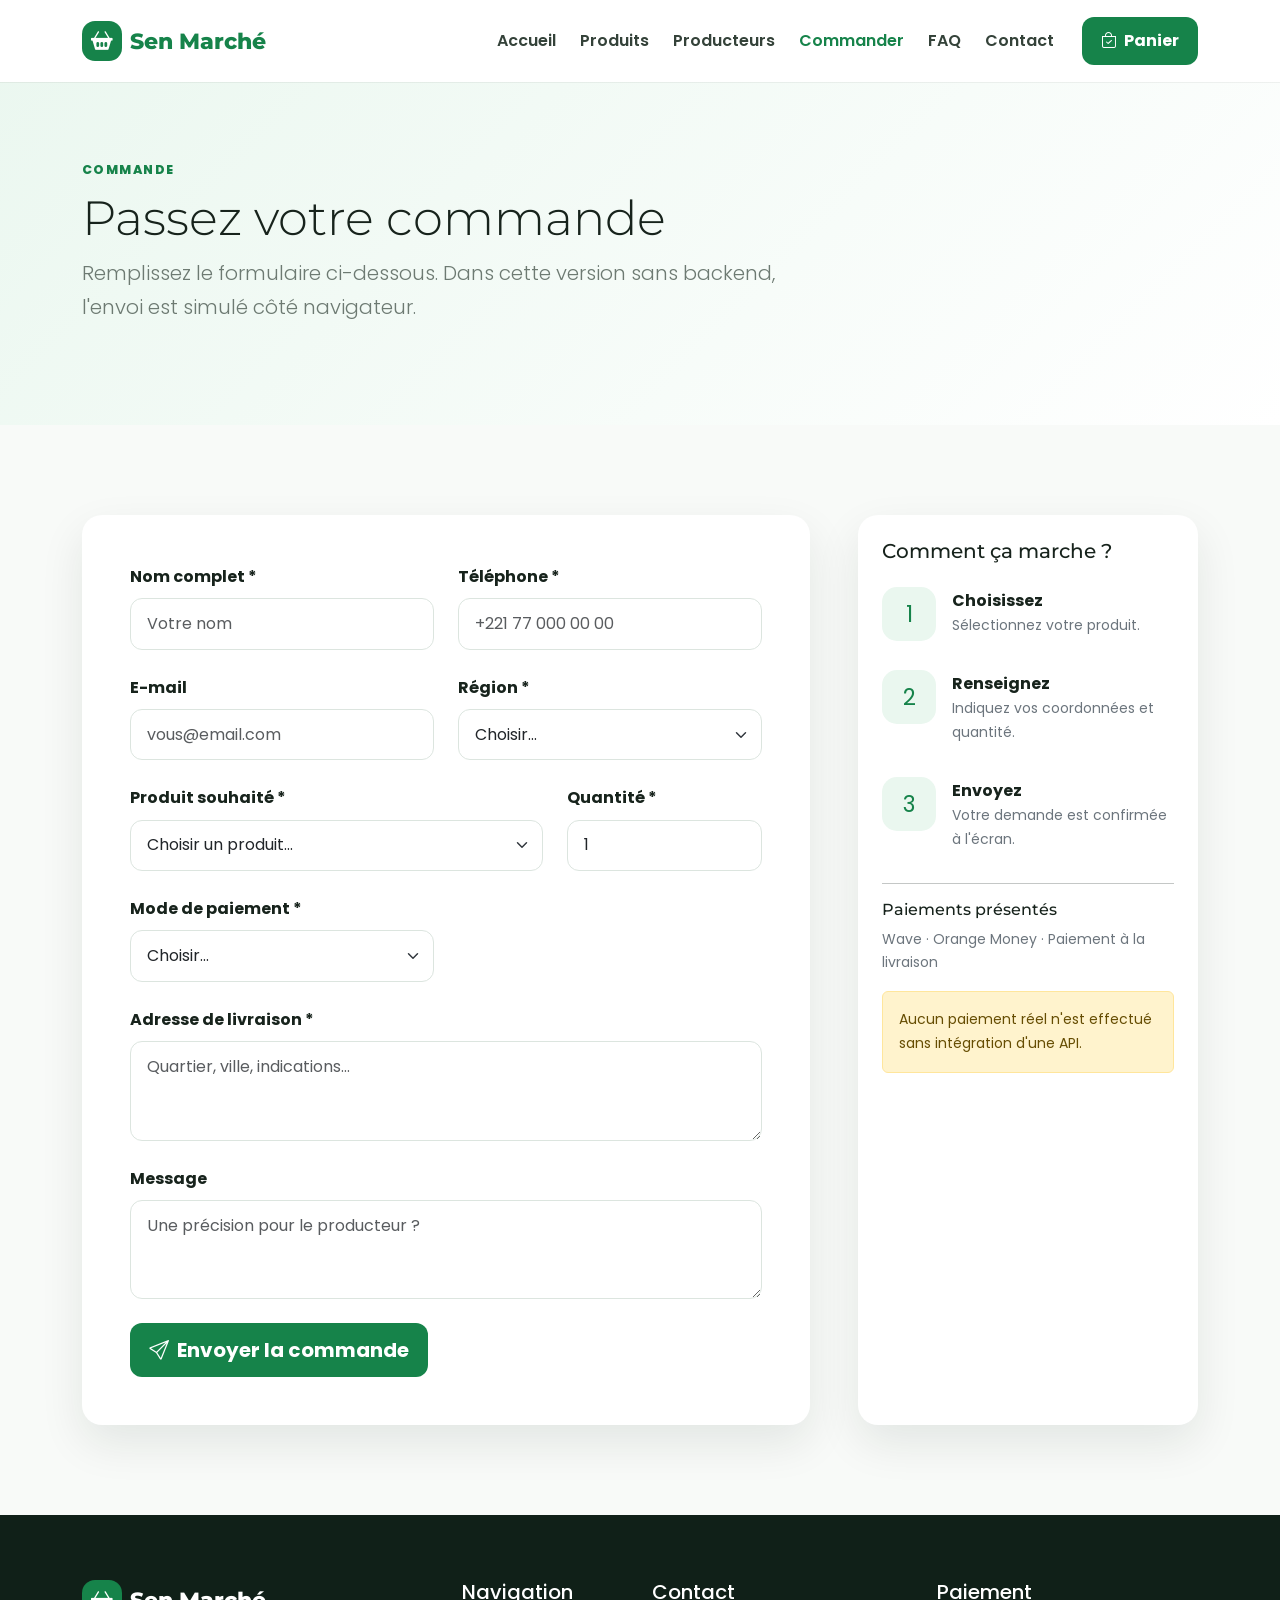
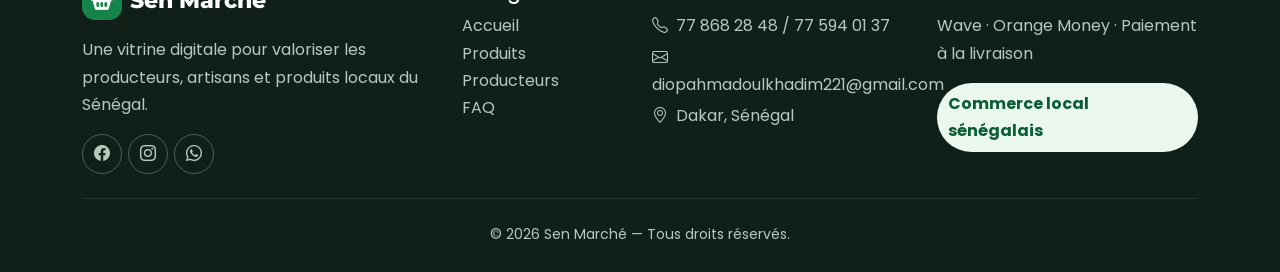
<file: commander.html>
<!doctype html>
<html lang="fr">
<head>
<meta charset="utf-8">
<meta name="viewport" content="width=device-width, initial-scale=1">
<meta name="description" content="Sen Marché — plateforme vitrine des producteurs locaux sénégalais.">
<title>Commander | Sen Marché</title>
<link href="https://cdn.jsdelivr.net/npm/bootstrap@5.3.3/dist/css/bootstrap.min.css" rel="stylesheet">
<link href="https://cdn.jsdelivr.net/npm/bootstrap-icons@1.11.3/font/bootstrap-icons.css" rel="stylesheet">
<link rel="stylesheet" href="css/style.css">
</head>
<body>
<nav class="navbar navbar-expand-lg fixed-top">
<div class="container py-2">
<a class="navbar-brand d-flex align-items-center" href="index.html"><span class="brand-mark"><i class="bi bi-basket2-fill"></i></span>Sen Marché</a>
<button class="navbar-toggler" type="button" data-bs-toggle="collapse" data-bs-target="#mainNav" aria-label="Menu"><span class="navbar-toggler-icon"></span></button>
<div class="collapse navbar-collapse" id="mainNav">
<ul class="navbar-nav ms-auto align-items-lg-center">
<li class="nav-item"><a class="nav-link " href="index.html">Accueil</a></li>
<li class="nav-item"><a class="nav-link " href="produits.html">Produits</a></li>
<li class="nav-item"><a class="nav-link " href="producteurs.html">Producteurs</a></li>
<li class="nav-item"><a class="nav-link active" href="commander.html">Commander</a></li>
<li class="nav-item"><a class="nav-link " href="faq.html">FAQ</a></li>
<li class="nav-item"><a class="nav-link " href="contact.html">Contact</a></li>
</ul>
<a href="commander.html" class="btn btn-brand ms-lg-3 position-relative"><i class="bi bi-bag-check me-1"></i> Panier <span id="cartCount" class="badge rounded-pill bg-warning text-dark cart-badge" style="display:none">0</span></a>
</div></div></nav>

<section class="page-hero"><div class="container"><span class="eyebrow">Commande</span><h1 class="display-5 mt-2">Passez votre commande</h1><p class="lead">Remplissez le formulaire ci-dessous. Dans cette version sans backend, l'envoi est simulé côté navigateur.</p></div></section>
<section class="section"><div class="container"><div class="row g-5">
<div class="col-lg-8"><div class="contact-card p-4 p-lg-5">
<div id="orderSuccess" class="alert alert-success d-none"><i class="bi bi-check-circle me-2"></i><strong>Commande envoyée avec succès !</strong> Votre demande est enregistrée dans cette démonstration.</div>
<form id="orderForm" class="needs-validation" novalidate><div class="row g-4">
<div class="col-md-6"><label class="form-label">Nom complet *</label><input required class="form-control" type="text" placeholder="Votre nom"></div>
<div class="col-md-6"><label class="form-label">Téléphone *</label><input required class="form-control" type="tel" placeholder="+221 77 000 00 00"></div>
<div class="col-md-6"><label class="form-label">E-mail</label><input class="form-control" type="email" placeholder="vous@email.com"></div>
<div class="col-md-6"><label class="form-label">Région *</label><select required class="form-select"><option value="">Choisir...</option><option>Dakar</option><option>Thiès</option><option>Saint-Louis</option><option>Ziguinchor / Casamance</option><option>Autre</option></select></div>
<div class="col-md-8"><label class="form-label">Produit souhaité *</label><select required id="productSelect" class="form-select"><option value="">Choisir un produit...</option><option>Mangue locale</option><option>Tomates</option><option>Oignons</option><option>Carottes</option><option>Salade</option><option>Orange</option><option>Pastèque</option><option>Banane</option><option>Poisson frais</option><option>Poulet local</option><option>Viande de bœuf</option><option>Panier traditionnel</option><option>Sac artisanal</option><option>Décoration traditionnelle</option></select></div>
<div class="col-md-4"><label class="form-label">Quantité *</label><input required min="1" value="1" class="form-control" type="number"></div>
<div class="col-md-6"><label class="form-label">Mode de paiement *</label><select required class="form-select"><option value="">Choisir...</option><option>Wave</option><option>Orange Money</option><option>Paiement à la livraison</option></select></div>
<div class="col-12"><label class="form-label">Adresse de livraison *</label><textarea required class="form-control" rows="3" placeholder="Quartier, ville, indications..."></textarea></div>
<div class="col-12"><label class="form-label">Message</label><textarea class="form-control" rows="3" placeholder="Une précision pour le producteur ?"></textarea></div>
<div class="col-12"><button class="btn btn-brand btn-lg" type="submit"><i class="bi bi-send me-2"></i>Envoyer la commande</button></div>
</div></form></div></div>
<div class="col-lg-4"><div class="info-card p-4"><h3 class="h5">Comment ça marche ?</h3><div class="d-flex gap-3 mt-4"><div class="icon-box flex-shrink-0">1</div><div><strong>Choisissez</strong><p class="small text-secondary">Sélectionnez votre produit.</p></div></div><div class="d-flex gap-3 mt-3"><div class="icon-box flex-shrink-0">2</div><div><strong>Renseignez</strong><p class="small text-secondary">Indiquez vos coordonnées et quantité.</p></div></div><div class="d-flex gap-3 mt-3"><div class="icon-box flex-shrink-0">3</div><div><strong>Envoyez</strong><p class="small text-secondary">Votre demande est confirmée à l'écran.</p></div></div><hr><h4 class="h6">Paiements présentés</h4><p class="small text-secondary mb-0">Wave · Orange Money · Paiement à la livraison</p><div class="alert alert-warning small mt-3 mb-0">Aucun paiement réel n'est effectué sans intégration d'une API.</div></div></div>
</div></div></section>
<footer class="footer">
<div class="container">
<div class="row g-4">
<div class="col-lg-4"><a class="navbar-brand d-inline-flex align-items-center mb-3" href="index.html"><span class="brand-mark"><i class="bi bi-basket2-fill"></i></span>Sen Marché</a><p>Une vitrine digitale pour valoriser les producteurs, artisans et produits locaux du Sénégal.</p>
<div><a class="social" href="https://www.facebook.com/ahmadoul.khadim.diop" aria-label="Facebook" target="_blank"><i class="bi bi-facebook"></i></a><a class="social" href="https://www.instagram.com/voixdesbrumes" aria-label="Instagram" target="_blank"><i class="bi bi-instagram"></i></a><a class="social" href="https://wa.me/221778682848" aria-label="WhatsApp" target="_blank"><i class="bi bi-whatsapp"></i></a></div></div>
<div class="col-6 col-lg-2"><h5>Navigation</h5><ul class="list-unstyled"><li><a href="index.html">Accueil</a></li><li><a href="produits.html">Produits</a></li><li><a href="producteurs.html">Producteurs</a></li><li><a href="faq.html">FAQ</a></li></ul></div>
<div class="col-6 col-lg-3"><h5>Contact</h5><p class="mb-1"><i class="bi bi-telephone me-2"></i><a href="tel:+221778682848" style="color: inherit; text-decoration: none;">77 868 28 48</a> / <a href="tel:+221775940137" style="color: inherit; text-decoration: none;">77 594 01 37</a></p><p class="mb-1"><i class="bi bi-envelope me-2"></i><a href="mailto:diopahmadoulkhadim221@gmail.com" style="color: inherit; text-decoration: none;">diopahmadoulkhadim221@gmail.com</a></p><p><i class="bi bi-geo-alt me-2"></i>Dakar, Sénégal</p></div>
<div class="col-lg-3"><h5>Paiement</h5><p>Wave · Orange Money · Paiement à la livraison</p><span class="badge-soft d-inline-block">Commerce local sénégalais</span></div>
</div><hr class="border-secondary my-4"><div class="text-center small">© <span data-year>2026</span> Sen Marché — Tous droits réservés.</div>
</div></footer>
<script src="https://cdn.jsdelivr.net/npm/bootstrap@5.3.3/dist/js/bootstrap.bundle.min.js"></script><script src="js/script.js"></script>
</body></html>
</file>
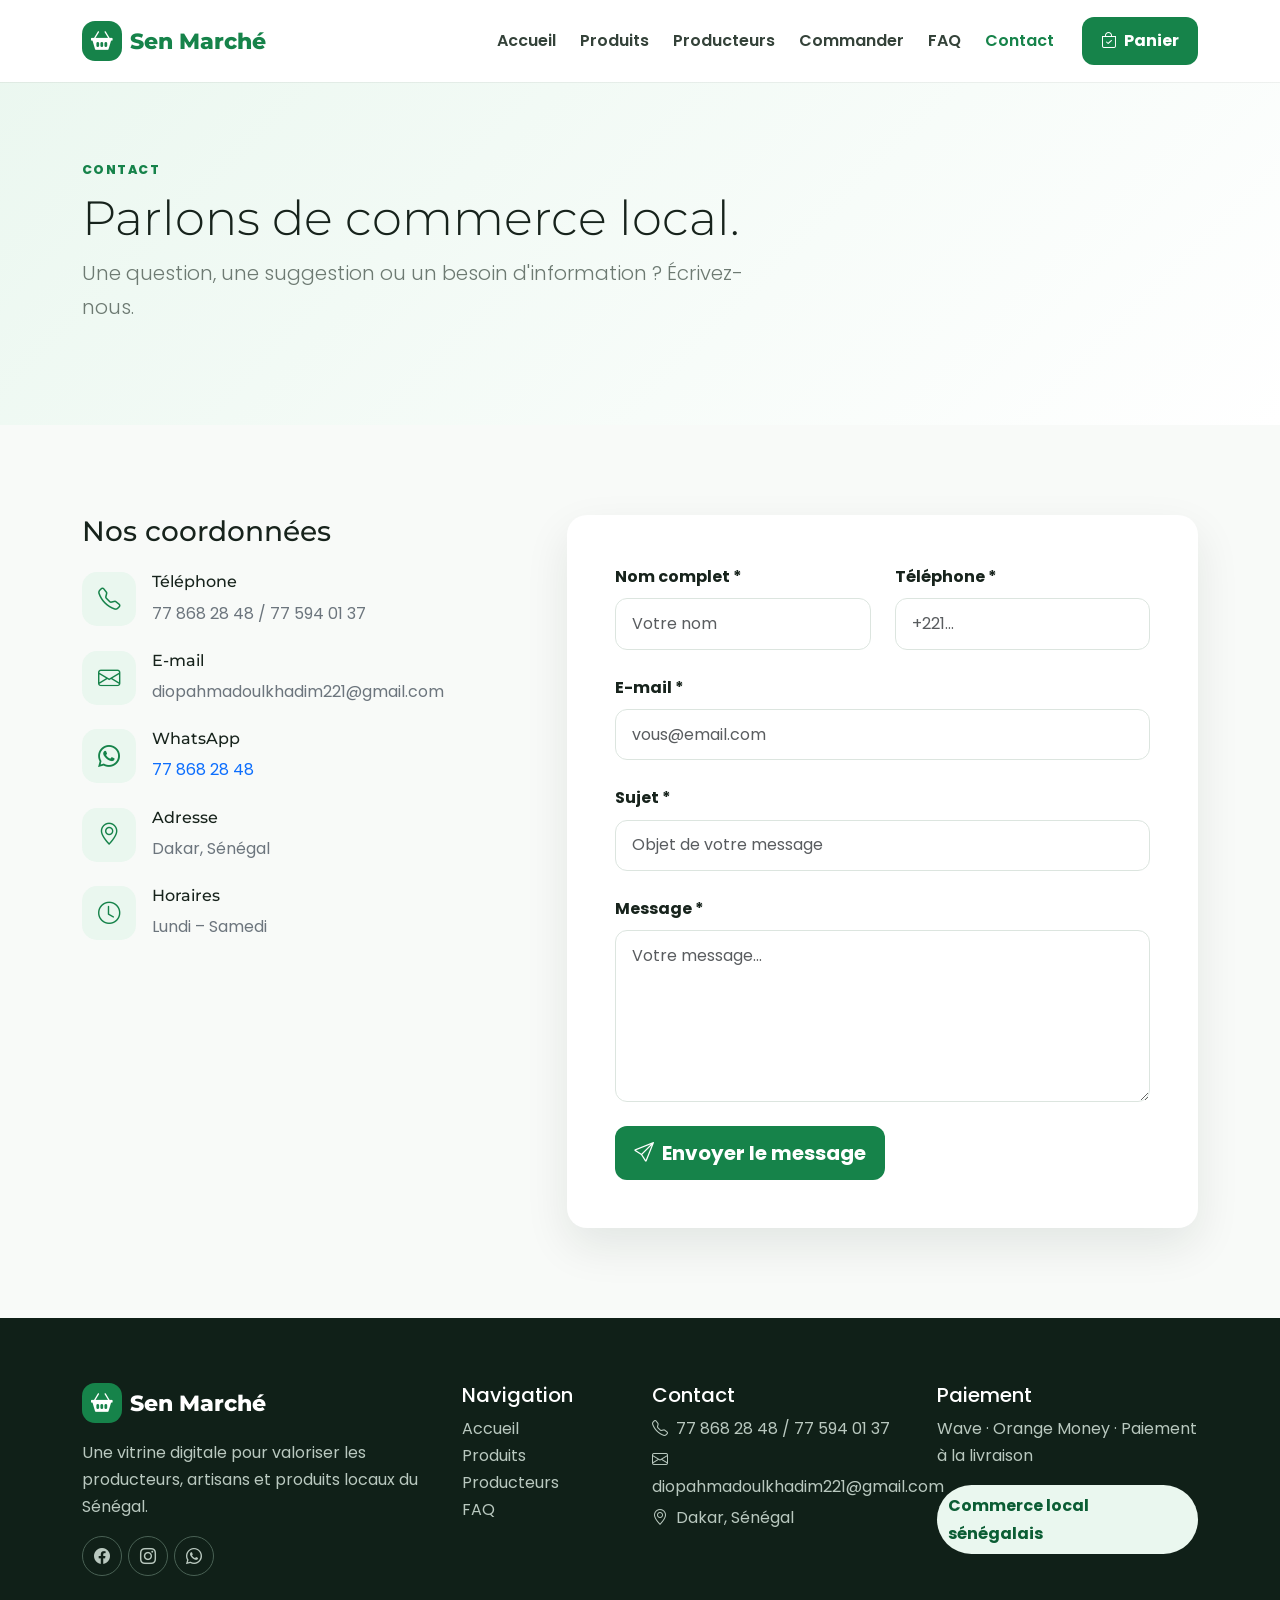
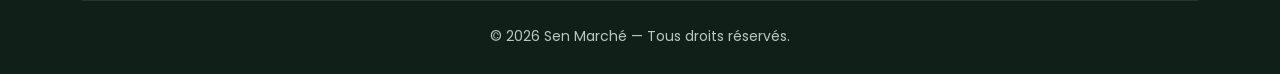
<file: contact.html>
<!doctype html>
<html lang="fr">
<head>
<meta charset="utf-8">
<meta name="viewport" content="width=device-width, initial-scale=1">
<meta name="description" content="Sen Marché — plateforme vitrine des producteurs locaux sénégalais.">
<title>Contact | Sen Marché</title>
<link href="https://cdn.jsdelivr.net/npm/bootstrap@5.3.3/dist/css/bootstrap.min.css" rel="stylesheet">
<link href="https://cdn.jsdelivr.net/npm/bootstrap-icons@1.11.3/font/bootstrap-icons.css" rel="stylesheet">
<link rel="stylesheet" href="css/style.css">
</head>
<body>
<nav class="navbar navbar-expand-lg fixed-top">
<div class="container py-2">
<a class="navbar-brand d-flex align-items-center" href="index.html"><span class="brand-mark"><i class="bi bi-basket2-fill"></i></span>Sen Marché</a>
<button class="navbar-toggler" type="button" data-bs-toggle="collapse" data-bs-target="#mainNav" aria-label="Menu"><span class="navbar-toggler-icon"></span></button>
<div class="collapse navbar-collapse" id="mainNav">
<ul class="navbar-nav ms-auto align-items-lg-center">
<li class="nav-item"><a class="nav-link " href="index.html">Accueil</a></li>
<li class="nav-item"><a class="nav-link " href="produits.html">Produits</a></li>
<li class="nav-item"><a class="nav-link " href="producteurs.html">Producteurs</a></li>
<li class="nav-item"><a class="nav-link " href="commander.html">Commander</a></li>
<li class="nav-item"><a class="nav-link " href="faq.html">FAQ</a></li>
<li class="nav-item"><a class="nav-link active" href="contact.html">Contact</a></li>
</ul>
<a href="commander.html" class="btn btn-brand ms-lg-3 position-relative"><i class="bi bi-bag-check me-1"></i> Panier <span id="cartCount" class="badge rounded-pill bg-warning text-dark cart-badge" style="display:none">0</span></a>
</div></div></nav>

<section class="page-hero"><div class="container"><span class="eyebrow">Contact</span><h1 class="display-5 mt-2">Parlons de commerce local.</h1><p class="lead">Une question, une suggestion ou un besoin d'information ? Écrivez-nous.</p></div></section>
<section class="section"><div class="container"><div class="row g-5">
<div class="col-lg-5"><h2 class="h3 mb-4">Nos coordonnées</h2><div class="d-flex gap-3 mb-4"><div class="icon-box flex-shrink-0"><i class="bi bi-telephone"></i></div><div><h3 class="h6">Téléphone</h3><p class="text-secondary mb-0"><a href="tel:+221778682848" style="color: inherit; text-decoration: none;">77 868 28 48</a> / <a href="tel:+221775940137" style="color: inherit; text-decoration: none;">77 594 01 37</a></p></div></div><div class="d-flex gap-3 mb-4"><div class="icon-box flex-shrink-0"><i class="bi bi-envelope"></i></div><div><h3 class="h6">E-mail</h3><p class="text-secondary mb-0"><a href="mailto:diopahmadoulkhadim221@gmail.com" style="color: inherit; text-decoration: none;">diopahmadoulkhadim221@gmail.com</a></p></div></div><div class="d-flex gap-3 mb-4"><div class="icon-box flex-shrink-0"><i class="bi bi-whatsapp"></i></div><div><h3 class="h6">WhatsApp</h3><p class="text-secondary mb-0"><a href="https://wa.me/221778682848" target="_blank">77 868 28 48</a></p></div></div><div class="d-flex gap-3 mb-4"><div class="icon-box flex-shrink-0"><i class="bi bi-geo-alt"></i></div><div><h3 class="h6">Adresse</h3><p class="text-secondary mb-0">Dakar, Sénégal</p></div></div><div class="d-flex gap-3"><div class="icon-box flex-shrink-0"><i class="bi bi-clock"></i></div><div><h3 class="h6">Horaires</h3><p class="text-secondary mb-0">Lundi – Samedi</p></div></div></div>
<div class="col-lg-7"><div class="contact-card p-4 p-lg-5"><div id="contactSuccess" class="alert alert-success d-none"><i class="bi bi-check-circle me-2"></i>Message envoyé avec succès !</div><form id="contactForm" class="needs-validation" novalidate><div class="row g-4"><div class="col-md-6"><label class="form-label">Nom complet *</label><input required class="form-control" placeholder="Votre nom"></div><div class="col-md-6"><label class="form-label">Téléphone *</label><input required type="tel" class="form-control" placeholder="+221..."></div><div class="col-12"><label class="form-label">E-mail *</label><input required type="email" class="form-control" placeholder="vous@email.com"></div><div class="col-12"><label class="form-label">Sujet *</label><input required class="form-control" placeholder="Objet de votre message"></div><div class="col-12"><label class="form-label">Message *</label><textarea required rows="6" class="form-control" placeholder="Votre message..."></textarea></div><div class="col-12"><button class="btn btn-brand btn-lg" type="submit"><i class="bi bi-send me-2"></i>Envoyer le message</button></div></div></form></div></div>
</div></div></section>
<footer class="footer">
<div class="container">
<div class="row g-4">
<div class="col-lg-4"><a class="navbar-brand d-inline-flex align-items-center mb-3" href="index.html"><span class="brand-mark"><i class="bi bi-basket2-fill"></i></span>Sen Marché</a><p>Une vitrine digitale pour valoriser les producteurs, artisans et produits locaux du Sénégal.</p>
<div><a class="social" href="https://www.facebook.com/ahmadoul.khadim.diop" aria-label="Facebook" target="_blank"><i class="bi bi-facebook"></i></a><a class="social" href="https://www.instagram.com/voixdesbrumes" aria-label="Instagram" target="_blank"><i class="bi bi-instagram"></i></a><a class="social" href="https://wa.me/221778682848" aria-label="WhatsApp" target="_blank"><i class="bi bi-whatsapp"></i></a></div></div>
<div class="col-6 col-lg-2"><h5>Navigation</h5><ul class="list-unstyled"><li><a href="index.html">Accueil</a></li><li><a href="produits.html">Produits</a></li><li><a href="producteurs.html">Producteurs</a></li><li><a href="faq.html">FAQ</a></li></ul></div>
<div class="col-6 col-lg-3"><h5>Contact</h5><p class="mb-1"><i class="bi bi-telephone me-2"></i><a href="tel:+221778682848" style="color: inherit; text-decoration: none;">77 868 28 48</a> / <a href="tel:+221775940137" style="color: inherit; text-decoration: none;">77 594 01 37</a></p><p class="mb-1"><i class="bi bi-envelope me-2"></i><a href="mailto:diopahmadoulkhadim221@gmail.com" style="color: inherit; text-decoration: none;">diopahmadoulkhadim221@gmail.com</a></p><p><i class="bi bi-geo-alt me-2"></i>Dakar, Sénégal</p></div>
<div class="col-lg-3"><h5>Paiement</h5><p>Wave · Orange Money · Paiement à la livraison</p><span class="badge-soft d-inline-block">Commerce local sénégalais</span></div>
</div><hr class="border-secondary my-4"><div class="text-center small">© <span data-year>2026</span> Sen Marché — Tous droits réservés.</div>
</div></footer>
<script src="https://cdn.jsdelivr.net/npm/bootstrap@5.3.3/dist/js/bootstrap.bundle.min.js"></script><script src="js/script.js"></script>
</body></html>
</file>
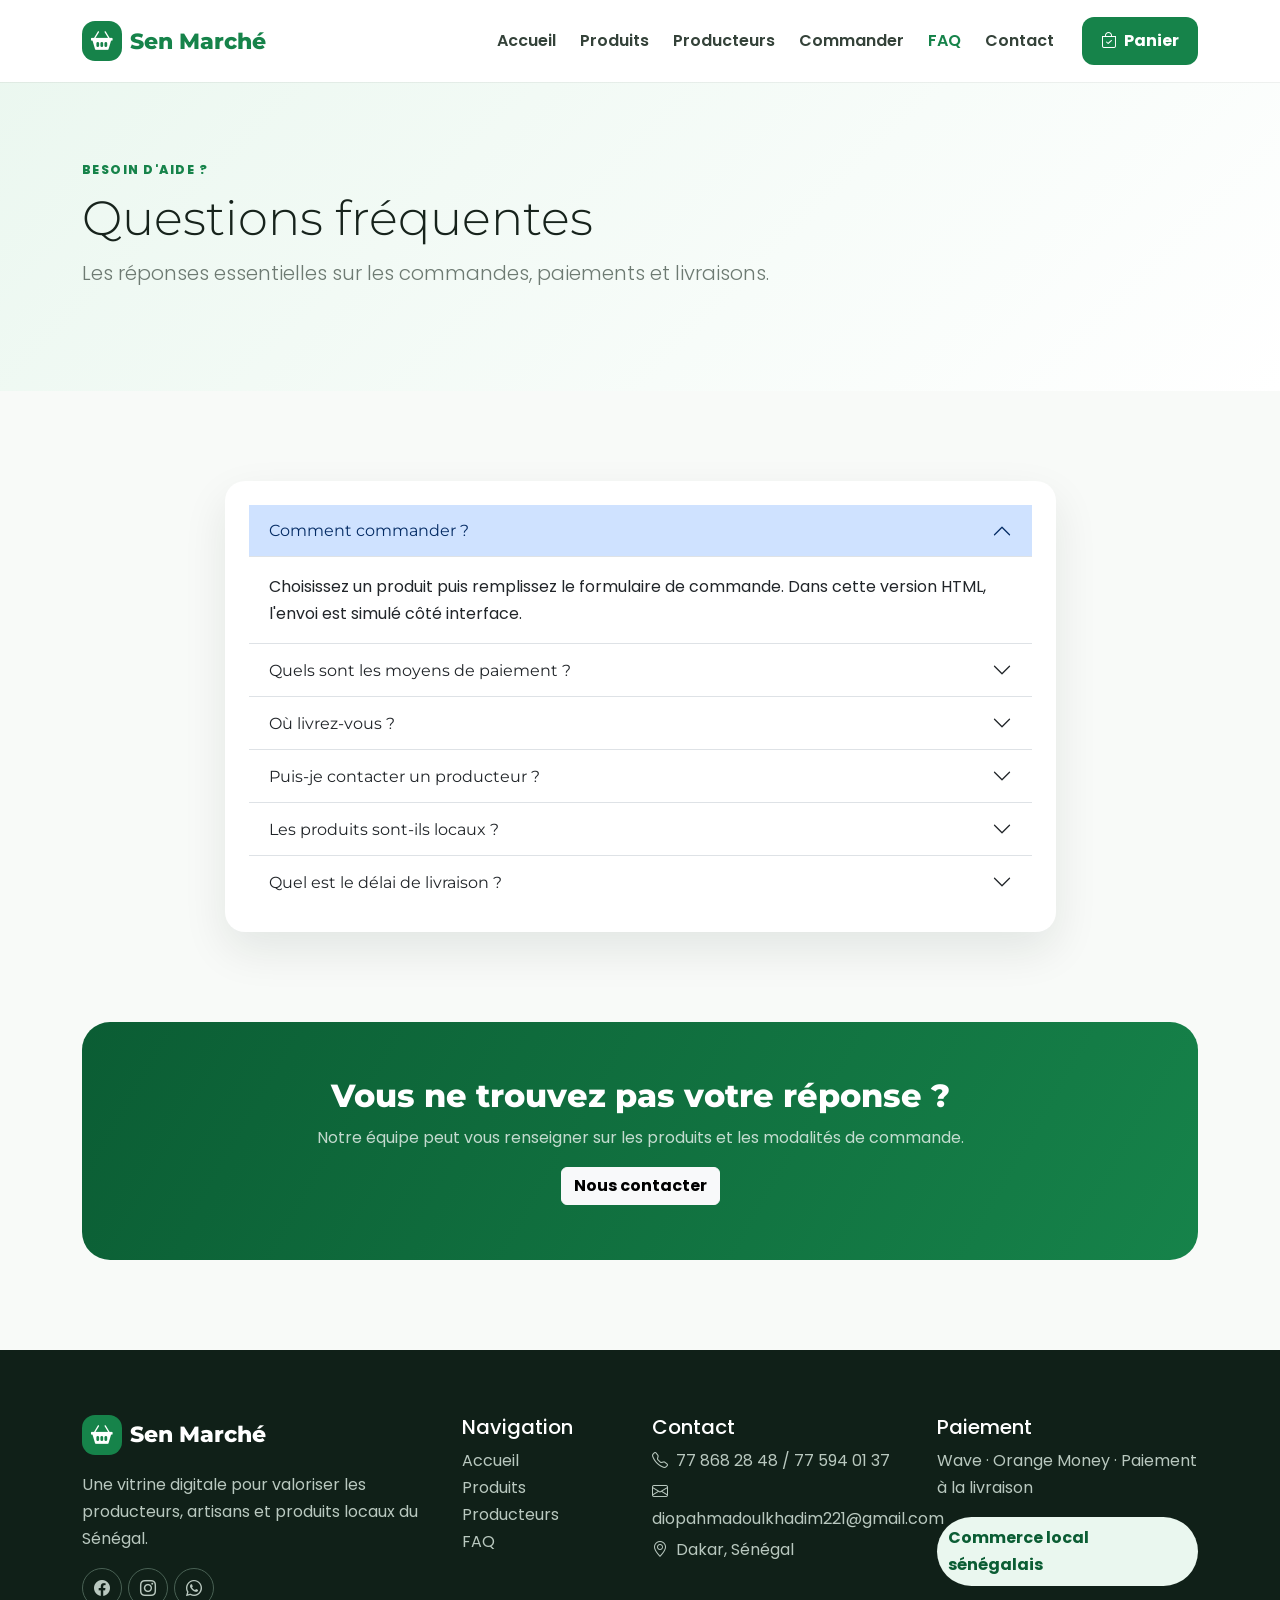
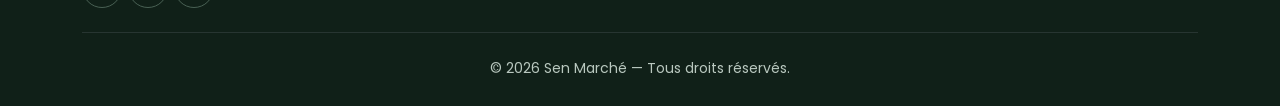
<file: faq.html>
<!doctype html>
<html lang="fr">
<head>
<meta charset="utf-8">
<meta name="viewport" content="width=device-width, initial-scale=1">
<meta name="description" content="Sen Marché — plateforme vitrine des producteurs locaux sénégalais.">
<title>FAQ | Sen Marché</title>
<link href="https://cdn.jsdelivr.net/npm/bootstrap@5.3.3/dist/css/bootstrap.min.css" rel="stylesheet">
<link href="https://cdn.jsdelivr.net/npm/bootstrap-icons@1.11.3/font/bootstrap-icons.css" rel="stylesheet">
<link rel="stylesheet" href="css/style.css">
</head>
<body>
<nav class="navbar navbar-expand-lg fixed-top">
<div class="container py-2">
<a class="navbar-brand d-flex align-items-center" href="index.html"><span class="brand-mark"><i class="bi bi-basket2-fill"></i></span>Sen Marché</a>
<button class="navbar-toggler" type="button" data-bs-toggle="collapse" data-bs-target="#mainNav" aria-label="Menu"><span class="navbar-toggler-icon"></span></button>
<div class="collapse navbar-collapse" id="mainNav">
<ul class="navbar-nav ms-auto align-items-lg-center">
<li class="nav-item"><a class="nav-link " href="index.html">Accueil</a></li>
<li class="nav-item"><a class="nav-link " href="produits.html">Produits</a></li>
<li class="nav-item"><a class="nav-link " href="producteurs.html">Producteurs</a></li>
<li class="nav-item"><a class="nav-link " href="commander.html">Commander</a></li>
<li class="nav-item"><a class="nav-link active" href="faq.html">FAQ</a></li>
<li class="nav-item"><a class="nav-link " href="contact.html">Contact</a></li>
</ul>
<a href="commander.html" class="btn btn-brand ms-lg-3 position-relative"><i class="bi bi-bag-check me-1"></i> Panier <span id="cartCount" class="badge rounded-pill bg-warning text-dark cart-badge" style="display:none">0</span></a>
</div></div></nav>

<section class="page-hero"><div class="container"><span class="eyebrow">Besoin d'aide ?</span><h1 class="display-5 mt-2">Questions fréquentes</h1><p class="lead">Les réponses essentielles sur les commandes, paiements et livraisons.</p></div></section>
<section class="section"><div class="container"><div class="row justify-content-center"><div class="col-lg-9"><div class="faq-wrap p-3 p-lg-4"><div class="accordion accordion-flush" id="faq">
<div class="accordion-item"><h2 class="accordion-header"><button class="accordion-button" data-bs-toggle="collapse" data-bs-target="#f1">Comment commander ?</button></h2><div id="f1" class="accordion-collapse collapse show" data-bs-parent="#faq"><div class="accordion-body">Choisissez un produit puis remplissez le formulaire de commande. Dans cette version HTML, l'envoi est simulé côté interface.</div></div></div>
<div class="accordion-item"><h2 class="accordion-header"><button class="accordion-button collapsed" data-bs-toggle="collapse" data-bs-target="#f2">Quels sont les moyens de paiement ?</button></h2><div id="f2" class="accordion-collapse collapse" data-bs-parent="#faq"><div class="accordion-body">Wave, Orange Money ou paiement à la livraison selon la zone. Aucun paiement réel n'est traité dans cette version sans backend/API.</div></div></div>
<div class="accordion-item"><h2 class="accordion-header"><button class="accordion-button collapsed" data-bs-toggle="collapse" data-bs-target="#f3">Où livrez-vous ?</button></h2><div id="f3" class="accordion-collapse collapse" data-bs-parent="#faq"><div class="accordion-body">Les zones de livraison dépendent des producteurs disponibles et de leur localisation.</div></div></div>
<div class="accordion-item"><h2 class="accordion-header"><button class="accordion-button collapsed" data-bs-toggle="collapse" data-bs-target="#f4">Puis-je contacter un producteur ?</button></h2><div id="f4" class="accordion-collapse collapse" data-bs-parent="#faq"><div class="accordion-body">Oui. Les profils producteurs présentent leur localité et leur spécialité. La page Contact permet également d'échanger avec la plateforme.</div></div></div>
<div class="accordion-item"><h2 class="accordion-header"><button class="accordion-button collapsed" data-bs-toggle="collapse" data-bs-target="#f5">Les produits sont-ils locaux ?</button></h2><div id="f5" class="accordion-collapse collapse" data-bs-parent="#faq"><div class="accordion-body">Oui, Sen Marché met en avant les producteurs et artisans locaux du Sénégal.</div></div></div>
<div class="accordion-item"><h2 class="accordion-header"><button class="accordion-button collapsed" data-bs-toggle="collapse" data-bs-target="#f6">Quel est le délai de livraison ?</button></h2><div id="f6" class="accordion-collapse collapse" data-bs-parent="#faq"><div class="accordion-body">Il dépend de la localisation du producteur et du client. Les détails sont à confirmer au moment de la commande.</div></div></div>
</div></div></div></div></section>
<section class="section pt-0"><div class="container"><div class="cta text-center"><h2>Vous ne trouvez pas votre réponse ?</h2><p class="opacity-75">Notre équipe peut vous renseigner sur les produits et les modalités de commande.</p><a href="contact.html" class="btn btn-light fw-bold">Nous contacter</a></div></div></section>
<footer class="footer">
<div class="container">
<div class="row g-4">
<div class="col-lg-4"><a class="navbar-brand d-inline-flex align-items-center mb-3" href="index.html"><span class="brand-mark"><i class="bi bi-basket2-fill"></i></span>Sen Marché</a><p>Une vitrine digitale pour valoriser les producteurs, artisans et produits locaux du Sénégal.</p>
<div><a class="social" href="https://www.facebook.com/ahmadoul.khadim.diop" aria-label="Facebook" target="_blank"><i class="bi bi-facebook"></i></a><a class="social" href="https://www.instagram.com/voixdesbrumes" aria-label="Instagram" target="_blank"><i class="bi bi-instagram"></i></a><a class="social" href="https://wa.me/221778682848" aria-label="WhatsApp" target="_blank"><i class="bi bi-whatsapp"></i></a></div></div>
<div class="col-6 col-lg-2"><h5>Navigation</h5><ul class="list-unstyled"><li><a href="index.html">Accueil</a></li><li><a href="produits.html">Produits</a></li><li><a href="producteurs.html">Producteurs</a></li><li><a href="faq.html">FAQ</a></li></ul></div>
<div class="col-6 col-lg-3"><h5>Contact</h5><p class="mb-1"><i class="bi bi-telephone me-2"></i><a href="tel:+221778682848" style="color: inherit; text-decoration: none;">77 868 28 48</a> / <a href="tel:+221775940137" style="color: inherit; text-decoration: none;">77 594 01 37</a></p><p class="mb-1"><i class="bi bi-envelope me-2"></i><a href="mailto:diopahmadoulkhadim221@gmail.com" style="color: inherit; text-decoration: none;">diopahmadoulkhadim221@gmail.com</a></p><p><i class="bi bi-geo-alt me-2"></i>Dakar, Sénégal</p></div>
<div class="col-lg-3"><h5>Paiement</h5><p>Wave · Orange Money · Paiement à la livraison</p><span class="badge-soft d-inline-block">Commerce local sénégalais</span></div>
</div><hr class="border-secondary my-4"><div class="text-center small">© <span data-year>2026</span> Sen Marché — Tous droits réservés.</div>
</div></footer>
<script src="https://cdn.jsdelivr.net/npm/bootstrap@5.3.3/dist/js/bootstrap.bundle.min.js"></script><script src="js/script.js"></script>
</body></html>
</file>
<file: css/style.css>
/**
 * =====================================================
 * SEN MARCHÉ - STYLESHEET
 * =====================================================
 * Système de design cohérent pour une plateforme
 * de vente directe de produits locaux sénégalais.
 *
 * Architecture:
 * - Variables CSS (couleurs, shadows, typographie)
 * - Styles globaux et resets
 * - Composants (navbar, hero, cards, etc.)
 * - Utilitaires et responsive
 *
 * Auteur: Developer Senior
 * Dernière mise à jour: 2026
 * =====================================================
 */

/* ===== IMPORTS & TYPOGRAPHIE ===== */
@import url('https://fonts.googleapis.com/css2?family=Montserrat:wght@500;600;700;800&family=Poppins:wght@400;500;600;700&display=swap');

/**
 * Variables CSS - Design System
 * Permet une maintenance facile et une cohérence visuelle globale
 * 
 * Couleurs:
 * - --green: Couleur primaire (boutons, texte actif)
 * - --green-dark: Variante sombre (hover states)
 * - --green-soft: Variante claire (backgrounds, badges)
 * - --gold: Accent secondaire (highlights)
 * - --ink: Couleur de texte principal
 * - --muted: Texte secondaire/descriptif
 * - --bg: Fond de page
 * 
 * Autres:
 * - --shadow: Ombre pour profondeur (cartes, etc.)
 * - --radius: Rayon de bordure global (20px)
 */
:root{
 --green:#16834a;
 --green-dark:#0b5d34;
 --green-soft:#eaf7ef;
 --gold:#f5bd32;
 --ink:#17231c;
 --muted:#6d7a72;
 --bg:#f8faf8;
 --white:#fff;
 --shadow:0 18px 45px rgba(15,35,24,.09);
 --radius:20px;
}

/* ===== RESETS & DEFAULTS GLOBAUX ===== */
/** 
 * Reset universel: border-box pour tous les éléments
 * Évite les bugs de calcul de width/padding
 */
*{box-sizing:border-box}

/** Scroll smooth pour une meilleure UX */
html{scroll-behavior:smooth}

/**
 * Styles de base du body:
 * - Font Poppins (sans-serif) pour meilleure lisibilité
 * - Couleur de texte et fond cohérents
 * - Line-height: 1.7 pour lisibilité optimale (accessibilité)
 */
body{font-family:Poppins,sans-serif;color:var(--ink);background:var(--bg);line-height:1.7}

/**
 * Titres: Utiliser Montserrat (font géométrique + forte)
 * Weight: 800 (bold) pour hiérarchie visuelle claire
 */
h1,h2,h3,h4,.navbar-brand{font-family:Montserrat,sans-serif;font-weight:800}

/** Removelink underline globalement (stylisé au besoin par section) */
a{text-decoration:none}

/* ===== NAVBAR & NAVIGATION ===== */
/**
 * Navbar fixed avec glassmorphism effect
 * - backdrop-filter: blur crée un effet de verre (mode moderne)
 * - rgba blanc à 96% opacité: laisse voir le contenu en arrière-plan
 * - Ombre subtile pour séparation douce
 * 
 * Note: Compatibilité iOS Safari limité sur backdrop-filter
 */
.navbar{background:rgba(255,255,255,.96);backdrop-filter:blur(14px);box-shadow:0 1px 0 rgba(0,0,0,.05)}

/** Logo/Marque dans la navbar */
.navbar-brand{color:var(--green)!important;font-size:1.35rem}

/**
 * Icône marque (panier)
 * - Carré avec coins arrondis
 * - Flex: centrage parfait de l'icône
 * - Couleur: vert principal sur fond blanc
 */
.brand-mark{width:40px;height:40px;border-radius:13px;background:var(--green);color:#fff;display:inline-flex;align-items:center;justify-content:center;margin-right:8px}

/**
 * Liens de navigation
 * - Weight 600: lisible sans être trop lourd
 * - Margin: écartement entre les liens
 * - Couleur dark: adaptation pour navbar clair
 */
.nav-link{font-weight:600;color:#344239!important;margin:0 4px}

/**
 * États hover et active pour les liens nav
 * - Couleur vert: feedback utilisateur clair
 */
.nav-link:hover,.nav-link.active{color:var(--green)!important}

/* ===== BOUTONS ===== */
/**
 * Bouton primaire (CTA principal)
 * - Vert plein avec padding généreux
 * - Hover: couleur plus foncée + translateY pour "lift" effect
 * - Transform translateY(-1px): micro-animation pour tactile feedback
 * 
 * Convention: Utilisé pour actions primaires (Ajouter, Commander, etc.)
 */
.btn-brand{background:var(--green);color:#fff;border:0;padding:.75rem 1.2rem;border-radius:12px;font-weight:700}
.btn-brand:hover{background:var(--green-dark);color:#fff;transform:translateY(-1px)}

/**
 * Bouton secondaire (variant contour)
 * - Bordure + texte en vert, pas de fill
 * - Hover: remplit le bouton
 * - Convention: Filtres, actions secondaires
 */
.btn-outline-brand{border:2px solid var(--green);color:var(--green);padding:.7rem 1.15rem;border-radius:12px;font-weight:700}
.btn-outline-brand:hover{background:var(--green);color:#fff}

/* ===== HERO SECTION & CAROUSEL ===== */
/**
 * Hero container
 * - Width: 100vw (100% de la fenêtre, ignore parent padding)
 * - Min-height 680px: optimal pour visibilité CTA
 * - Flex: centrage des enfants
 * - Overflow hidden: évite débordement images
 * - Margin/padding: négatives pour compenser parents
 * 
 * Note: Images Unsplash chargées via URLs externes
 *       Penser à les télécharger localement pour offline
 */
.hero{
  width:100vw;
  margin-left:calc(-50vw + 50%);
  min-height:680px;
  position:relative;
  display:flex;
  align-items:center;
  overflow:hidden
}

/** Carousel full-width */
.hero .carousel{width:100%}

/** Hauteur fixe du carousel item */
.hero .carousel-item{height:680px;width:100%}

/**
 * Images du hero avec darken filter
 * - object-fit: cover: remplisse sans déformation
 * - brightness(.57): assombrit l'image pour lisibilité du texte blanc
 * 
 * Amélioration possible: utiliser une overlay div au lieu de filter
 *                        pour meilleure performance
 */
.hero .carousel-item img{height:100%;width:100%;object-fit:cover;filter:brightness(.57)}

/**
 * Texte du hero (positionné absolu sur l'image)
 * - inset:0: remplit tout le conteneur
 * - z-index:2: au-dessus des images
 * - Flex: centre le contenu texte
 */
.hero-caption{position:absolute;inset:0;display:flex;align-items:center;z-index:2;color:#fff}

/**
 * Typographie du hero
 * - clamp() pour font-size responsive sans media queries
 * - clamp(min, préféré, max) = clamp(2.4rem, 5vw, 5rem)
 * - Adapte automatiquement entre mobile et desktop
 * - Line-height réduit (1.08): proximité du texte pour impact
 */
.hero h1{font-size:clamp(2.4rem,5vw,5rem);line-height:1.08;max-width:760px}

/** Sous-titre hero */
.hero p{font-size:1.12rem;max-width:650px;color:#f4f8f5}

/**
 * Label petit (eyebrow)
 * Utilisé pour: catégories, sections
 * - TEXT-TRANSFORM uppercase: emphase sans crier
 * - Letter-spacing: meilleure lisibilité petite taille
 * - Weight 800: visible et impactant
 */
.eyebrow{display:inline-flex;gap:8px;align-items:center;color:var(--green);font-weight:800;text-transform:uppercase;letter-spacing:.12em;font-size:.78rem}

/** Variante eyebrow dans hero (couleur or) */
.hero .eyebrow{color:#f5bd267}

/* ===== SECTIONS & LAYOUT ===== */
/**
 * Padding sections (vertical rhythm)
 * 90px = espacement générique entre sections
 * Crée une hiérarchie visuelle claire
 */
.section{padding:90px 0}

/** Titre section avec responsive typography */
.section-title{font-size:clamp(1.8rem,3vw,2.8rem);margin-bottom:12px}

/** Texte descriptif sous titre */
.section-lead{color:var(--muted);max-width:650px}

/* ===== CARDS (Produits, Catégories, Producteurs, Infos) ===== */
/**
 * Composant card générique réutilisable
 * - White background: bon contraste sur fond gris
 * - Border-radius: coins arrondis cohérents (--radius: 20px)
 * - Shadow: profondeur visuelle
 * - Overflow hidden: images avec coins arrondis
 * - Height 100%: fill de la grille (flex layout)
 * 
 * Classes concernées:
 * - .category-card: catégories produits
 * - .product-card: produits catalogue
 * - .producer-card: producteurs
 * - .info-card: infos pratiques (sidebar)
 * - .faq-wrap: wrapper FAQ
 * - .contact-card: formulaire contact
 */
.category-card,.product-card,.producer-card,.info-card,.faq-wrap,.contact-card{background:#fff;border:0;border-radius:var(--radius);box-shadow:var(--shadow);overflow:hidden;height:100%}

/**
 * Images des cartes
 * - Hauteur fixe: évite distorsion grille
 * - object-fit:cover: remplit le conteneur sans déformation
 * 
 * Dimensioning:
 * - Catégories & Produits: 230px (ratio optimal)
 * - Producteurs: 290px (plus grand, moins de texte)
 */
.category-card img{height:230px;object-fit:cover}
.product-card img{height:230px;object-fit:cover}

/** Spacing contenu produit */
.product-card .card-body{padding:22px}

/**
 * Animations card
 * - Transition: 250ms sur toutes les propriétés
 * - Hover: translateY(-6px) pour "floating" effect
 * - Crée une interaction douce et moderne
 */
.product-card{transition:.25s}
.product-card:hover,.producer-card:hover,.category-card:hover{transform:translateY(-6px)}

/**
 * Prix produit
 * - Couleur verte: emphase commerciale
 * - Font-size 1.2rem: visible et lisible
 * - Weight 800: prominence
 */
.price{font-weight:800;color:var(--green);font-size:1.2rem}

/**
 * Badge pour catégorie/tag produit
 * - Background soft vert: bon contraste
 * - Couleur texte: vert foncé
 * - Padding généreux: espacement interne
 * - Border-radius 50px: "pill" style moderne
 */
.badge-soft{background:var(--green-soft);color:var(--green-dark);padding:.45rem .7rem;border-radius:50px;font-weight:700}

/** Producteur card spécifique */
.producer-card img{height:290px;object-fit:cover}
.producer-meta{padding:22px}

/**
 * Icon box (utilisé dans sections infos)
 * - Taille fixe 54x54px
 * - Background soft vert + icône verte
 * - Flex: centrage parfait
 * - Rayon 15px: coins légèrement arrondis
 */
.icon-box{width:54px;height:54px;border-radius:15px;background:var(--green-soft);color:var(--green);display:flex;align-items:center;justify-content:center;font-size:1.4rem}

/* ===== STATS & CTA SECTIONS ===== */
/**
 * Section statistiques
 * - Fond vert foncé pour contraste
 * - Texte blanc: lisibilité maximale
 * - Utilisé pour afficher: 100% locaux, 4 catégories, etc.
 */
.stats{background:var(--green-dark);color:#fff}

/** Grands chiffres stats */
.stat-number{font-size:2.3rem;font-weight:800}

/**
 * Section Call-To-Action (gradient vert)
 * - Gradient linéaire 120deg: dynamique
 * - Couleur blanche: lisibilité sur gradient
 * - Border-radius 28px: très arrondie (distinctive)
 * - Padding généreux: respire bien
 * 
 * Convention: Utiliser pour "Passer commande", "Nous contacter"
 */
.cta{background:linear-gradient(120deg,var(--green-dark),var(--green));color:#fff;border-radius:28px;padding:55px}

/** Sections pages internes (accueil + title) */
.page-hero{padding:155px 0 85px;background:linear-gradient(135deg,#eaf7ef,#fff)}
.page-hero p{color:var(--muted);max-width:700px}

/* ===== FORMULAIRES ===== */
/**
 * Inputs et selects
 * - Border-radius 12px: cohérent avec design
 * - Padding généreux: touchable sur mobile
 * - Border subtile: séparation légère
 * 
 * Focus state:
 * - Border-color: vert (indication visuelle)
 * - Box-shadow: halo subtil vert (accessibilité)
 */
.form-control,.form-select{border-radius:12px;padding:.8rem 1rem;border:1px solid #dce5df}
.form-control:focus,.form-select:focus{border-color:var(--green);box-shadow:0 0 0 .2rem rgba(22,131,74,.12)}

/** Labels formulaires */
.form-label{font-weight:700}

/* ===== FOOTER ===== */
/**
 * Footer dark (contraste texte blanc)
 * - Background #102018: noir bleuté (moins dur que noir pur)
 * - Texte gris: lisible sans être éblouissant
 * - Padding: espacement généreux (dignité)
 */
.footer{background:#102018;color:#b9c8bf;padding:65px 0 25px}

/** Headings et brand blanc dans footer */
.footer h5,.footer .navbar-brand{color:#fff!important}

/** Links et hover */
.footer a{color:#b9c8bf}.footer a:hover{color:#fff}

/**
 * Icônes sociales (cercles)
 * - Size: 40x40px
 * - Border: subtile (~#496154)
 * - Border-radius 50%: cercle parfait
 * - Flex: centrage icône
 */
.social{width:40px;height:40px;border:1px solid #496154;border-radius:50%;display:inline-flex;align-items:center;justify-content:center;margin-right:6px}

/* ===== NOTIFICATIONS & UTILITAIRES ===== */
/**
 * Toast container (notifications)
 * - z-index 2000: au-dessus de tout
 * - Utilisé pour: "Produit ajouté au panier"
 */
.toast-container{z-index:2000}

/**
 * Badge panier (counter)
 * - Position absolute: coin top-right du bouton
 * - Petit font-size: discret mais lisible
 */
.cart-badge{position:absolute;top:3px;right:-3px;font-size:.62rem}

/** Boîte recherche */
.search-box{max-width:420px}

/**
 * État vide (pas de résultats)
 * - Display none par défaut (voir JS)
 * - Affiche texte centré + texte gris
 */
.empty-state{display:none;text-align:center;padding:45px;color:var(--muted)}

/** Classe utilitaire: masquage carte */
.product-card.hidden{display:none}

/* ===== RESPONSIVE DESIGN ===== */
/**
 * Breakpoint: max-width 767px (mobile et petites tablettes)
 * 
 * Stratégie: Réduire les hauteurs et paddings sur petits écrans
 *           pour meilleur UX mobile
 * 
 * Amélioration possible: Ajouter breakpoints tablet (768-1024px)
 *                        pour meilleure progressivité
 */
@media(max-width:767px){
  /**
   * Hero section mobile
   * - Réduit de 680px à 610px
   * - Gagne encore de la place sur petits écrans
   * - Carousel item aussi réduit
   */
  .hero, .hero .carousel, .hero .carousel-item{height:610px}
  
  /** Sections: padding réduit (65px au lieu de 90px) */
  .section{padding:65px 0}
  
  /** Titre héro: taille fixe sur mobile (2.55rem) */
  .hero h1{font-size:2.55rem}
  
  /** CTA: padding réduit pour meilleur responsive */
  .cta{padding:35px 25px}
}
</file>
